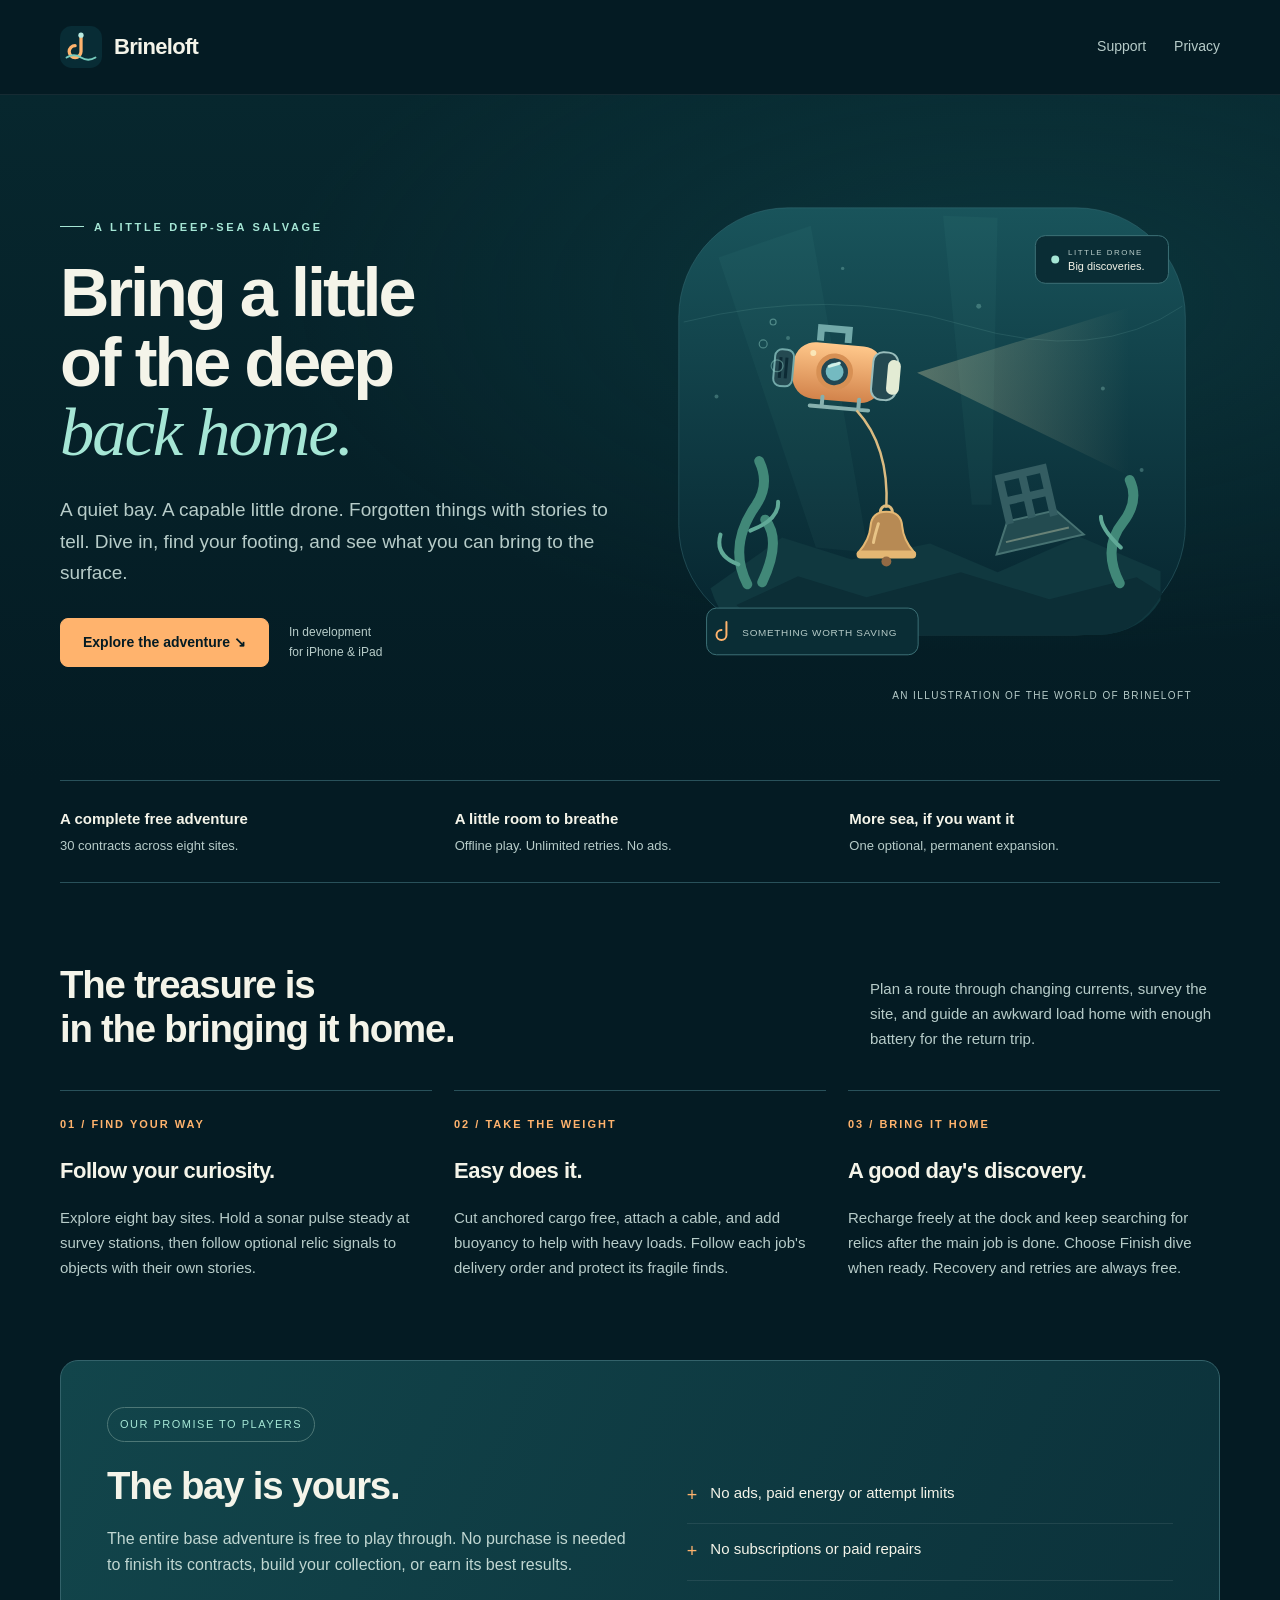
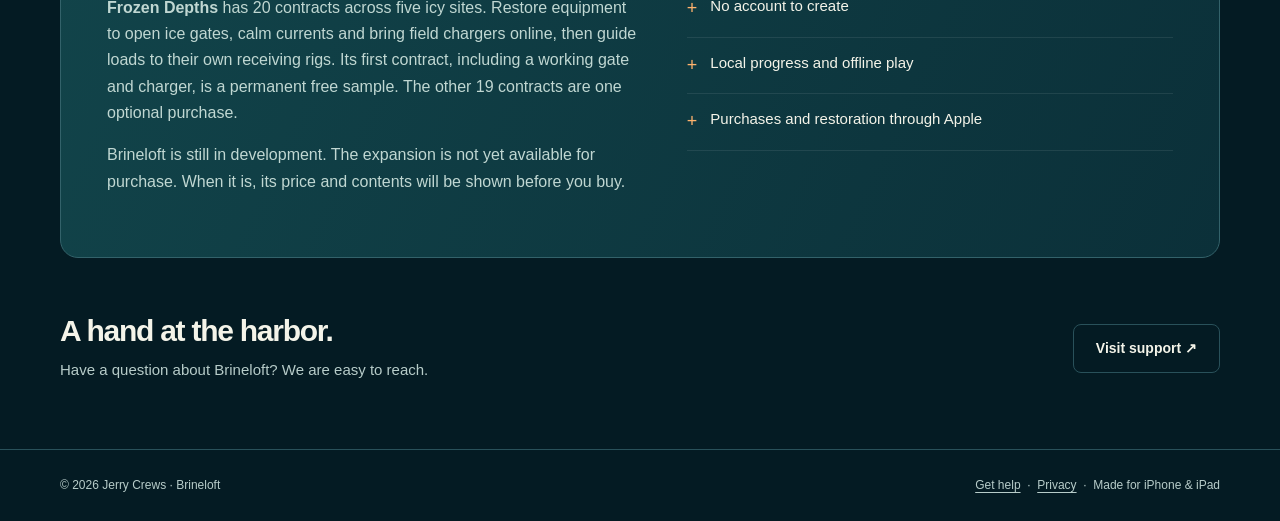
<file: index.html>
<!doctype html>
<html lang="en"><head><meta charset="utf-8"><meta name="viewport" content="width=device-width, initial-scale=1"><meta name="color-scheme" content="dark"><meta name="theme-color" content="#041b23"><meta name="description" content="A little drone. A deep blue world. Brineloft is an underwater salvage adventure in development for iPhone and iPad. A complete free bay, with an optional expansion."><title>Brineloft — A little deep-sea salvage</title><link rel="icon" href="assets/mark.svg" type="image/svg+xml"><link rel="stylesheet" href="assets/style.css"></head><body><a class="skip" href="#main">Skip to content</a><header><div class="wrap"><nav aria-label="Main navigation"><a class="brand" href="index.html"><img src="assets/mark.svg" alt="" width="42" height="42">Brineloft</a><div class="navlinks"><a href="support.html">Support</a><a href="privacy.html">Privacy</a></div></nav></div></header><main id="main"><section class="hero"><div class="wrap hero-grid"><div class="hero-copy"><p class="eyebrow">A little deep-sea salvage</p><h1>Bring a little<br>of the deep<br><em>back home.</em></h1><p class="lead">A quiet bay. A capable little drone. Forgotten things with stories to tell. Dive in, find your footing, and see what you can bring to the surface.</p><div class="actions"><a class="button" href="#adventure">Explore the adventure <span aria-hidden="true">&nbsp;↘</span></a><span class="availability">In development<br>for iPhone &amp; iPad</span></div></div><figure class="hero-art"><svg viewBox="0 0 580 510" role="img" aria-labelledby="dive-title dive-desc" xmlns="http://www.w3.org/2000/svg"><title id="dive-title">A little salvage drone exploring a quiet seabed</title><desc id="dive-desc">An amber drone shines its light through teal water. Its cable is attached to a forgotten brass bell among kelp and rocks.</desc><defs><linearGradient id="water" x2="0" y2="1"><stop stop-color="#19545b"/><stop offset="1" stop-color="#06242e"/></linearGradient><linearGradient id="beam"><stop stop-color="#f8e6b2" stop-opacity=".3"/><stop offset="1" stop-color="#f8e6b2" stop-opacity="0"/></linearGradient><linearGradient id="drone" x2="0" y2="1"><stop stop-color="#ffc88b"/><stop offset="1" stop-color="#d2834b"/></linearGradient><radialGradient id="halo"><stop stop-color="#86ccbe" stop-opacity=".14"/><stop offset="1" stop-color="#86ccbe" stop-opacity="0"/></radialGradient></defs><circle cx="300" cy="240" r="220" fill="url(#halo)"/><rect x="35" y="27" width="510" height="430" rx="110" fill="url(#water)" stroke="#3c737b" stroke-opacity=".45"/><path d="M40 142Q188 105 322 145T542 126" fill="none" stroke="#86c3ba" stroke-opacity=".15"/><path d="M75 77L173 369L226 374L168 45M301 35L330 326L350 326L356 37" fill="#8ad5c5" opacity=".04"/><g fill="#87c4bb" opacity=".35"><circle cx="145" cy="158" r="2"/><circle cx="337" cy="126" r="2.5"/><circle cx="462" cy="209" r="2"/><circle cx="413" cy="81" r="1.8"/><circle cx="113" cy="281" r="1.7"/><circle cx="371" cy="349" r="2"/><circle cx="200" cy="88" r="1.7"/><circle cx="501" cy="291" r="2"/><circle cx="73" cy="217" r="2"/></g><path d="M67 410L139 359L209 381L288 365L356 394L438 358L520 393V422Q500 455 458 457H123Q81 456 67 410" fill="#10383f"/><path d="M93 427L155 398L224 419L319 394L408 421L496 399L522 415Q498 457 457 457H129Z" fill="#0c2e36"/><g stroke="#418878" stroke-width="10" fill="none" stroke-linecap="round"><path d="M104 406Q84 367 113 326Q127 305 116 282"/><path d="M119 404Q139 362 122 341"/><path d="M479 405Q461 370 482 344Q499 322 489 301"/></g><g stroke="#60a997" stroke-width="4" fill="none" stroke-linecap="round"><path d="M95 386Q71 377 77 356M107 352Q136 341 135 323M480 369Q460 350 460 338"/></g><g transform="translate(355 376) rotate(-13)"><path d="M0 0L90 0L68-30L18-30Z" fill="#234b50" stroke="#477272" stroke-width="2"/><path d="M20-27V-74H65V-25M20-50H65M43-74V-28" fill="none" stroke="#345d62" stroke-width="8"/><path d="M12-10H77" stroke="#688277" stroke-width="2"/></g><path d="M275 193L489 127L489 297Z" fill="url(#beam)"/><g transform="translate(214 192) rotate(5)"><rect x="-64" y="-26" width="91" height="57" rx="22" fill="url(#drone)"/><path d="M-39-28V-41H-11V-28" fill="none" stroke="#72a9a9" stroke-width="7"/><rect x="16" y="-22" width="25" height="48" rx="10" fill="#244951" stroke="#99bdbc" stroke-width="2"/><rect x="31" y="-15" width="13" height="35" rx="6" fill="#e3ebd4"/><circle cx="-22" cy="2" r="16" fill="#214753" stroke="#d79054" stroke-width="5"/><circle cx="-22" cy="2" r="9" fill="#74bac1"/><path d="M-28-3L-18-7" stroke="#d2f0e8" stroke-width="3" stroke-linecap="round"/><rect x="-83" y="-16" width="19" height="37" rx="7" fill="#244951" stroke="#72a9a9" stroke-width="2"/><path d="M-77-8V13M-71-8V13" stroke="#0d2b35" stroke-width="3"/><path d="M-44 38H15M-32 28V38M5 28V38" fill="none" stroke="#86b0ae" stroke-width="4" stroke-linecap="round"/><circle cx="-45" cy="-15" r="3" fill="#fae6b7"/></g><path d="M214 231Q247 267 244 329" fill="none" stroke="#dbbb81" stroke-width="2.5"/><circle cx="244" cy="333" r="6" fill="none" stroke="#ddbb7e" stroke-width="3"/><g transform="translate(244 365)"><path d="M-28 9Q-17-4-16-17Q-15-32 0-32Q15-32 16-17Q17-4 28 9Z" fill="#b78a54" stroke="#e4b773" stroke-width="2"/><rect x="-30" y="7" width="60" height="8" rx="4" fill="#e4b773"/><path d="M-8-20Q-12-7-13-1" stroke="#e8c486" stroke-width="3" fill="none" stroke-linecap="round"/><circle cy="18" r="5" fill="#936a44"/></g><g fill="none" stroke="#93d2c8" stroke-width="1.2" opacity=".45"><circle cx="134" cy="186" r="6"/><circle cx="120" cy="164" r="4"/><circle cx="130" cy="142" r="3"/></g><g transform="translate(394 55)"><rect width="134" height="48" rx="10" fill="#0a2d35" stroke="#3d7076"/><circle cx="20" cy="24" r="4" fill="#a5e6d5"/><text x="33" y="20" fill="#b7ccc9" font-size="8" font-family="sans-serif" letter-spacing="1.5">LITTLE DRONE</text><text x="33" y="35" fill="#f4f4e9" font-size="11" font-family="sans-serif">Big discoveries.</text></g><g transform="translate(63 430)"><rect width="213" height="47" rx="10" fill="#0a2d35" stroke="#3d7076"/><path d="M20 14V27a5 5 0 1 1-5-5" fill="none" stroke="#ffb36d" stroke-width="2" stroke-linecap="round"/><text x="36" y="28" fill="#b7ccc9" font-size="10" font-family="sans-serif" letter-spacing=".7">SOMETHING WORTH SAVING</text></g></svg><figcaption class="art-caption">An illustration of the world of Brineloft</figcaption></figure></div></section><div class="wrap"><div class="promise-row" aria-label="The Brineloft promise"><span><strong>A complete free adventure</strong>30 contracts across eight sites.</span><span><strong>A little room to breathe</strong>Offline play. Unlimited retries. No ads.</span><span><strong>More sea, if you want it</strong>One optional, permanent expansion.</span></div><section class="section" id="adventure"><div class="section-heading"><h2>The treasure is<br>in the bringing it home.</h2><p>Plan a route through changing currents, survey the site, and guide an awkward load home with enough battery for the return trip.</p></div><div class="cards"><article class="card"><p class="number">01 / FIND YOUR WAY</p><h3>Follow your curiosity.</h3><p>Explore eight bay sites. Hold a sonar pulse steady at survey stations, then follow optional relic signals to objects with their own stories.</p></article><article class="card"><p class="number">02 / TAKE THE WEIGHT</p><h3>Easy does it.</h3><p>Cut anchored cargo free, attach a cable, and add buoyancy to help with heavy loads. Follow each job's delivery order and protect its fragile finds.</p></article><article class="card"><p class="number">03 / BRING IT HOME</p><h3>A good day's discovery.</h3><p>Recharge freely at the dock and keep searching for relics after the main job is done. Choose Finish dive when ready. Recovery and retries are always free.</p></article></div></section><section class="callout" aria-labelledby="free-title"><div><span class="tag">Our promise to players</span><h2 id="free-title">The bay is yours.</h2><p>The entire base adventure is free to play through. No purchase is needed to finish its contracts, build your collection, or earn its best results.</p><p><strong>Frozen Depths</strong> has 20 contracts across five icy sites. Restore equipment to open ice gates, calm currents and bring field chargers online, then guide loads to their own receiving rigs. Its first contract, including a working gate and charger, is a permanent free sample. The other 19 contracts are one optional purchase.</p><p class="small">Brineloft is still in development. The expansion is not yet available for purchase. When it is, its price and contents will be shown before you buy.</p></div><ul class="promise-list"><li>No ads, paid energy or attempt limits</li><li>No subscriptions or paid repairs</li><li>No account to create</li><li>Local progress and offline play</li><li>Purchases and restoration through Apple</li></ul></section><section class="closing"><div><h2>A hand at the harbor.</h2><p>Have a question about Brineloft? We are easy to reach.</p></div><a class="button secondary" href="support.html">Visit support <span aria-hidden="true">&nbsp;↗</span></a></section></div></main><footer><div class="wrap footer-row"><span>© 2026 Jerry Crews · Brineloft</span><span><a href="support.html">Get help</a> &nbsp;·&nbsp; <a href="privacy.html">Privacy</a> &nbsp;·&nbsp; Made for iPhone &amp; iPad</span></div></footer></body></html>
</file>
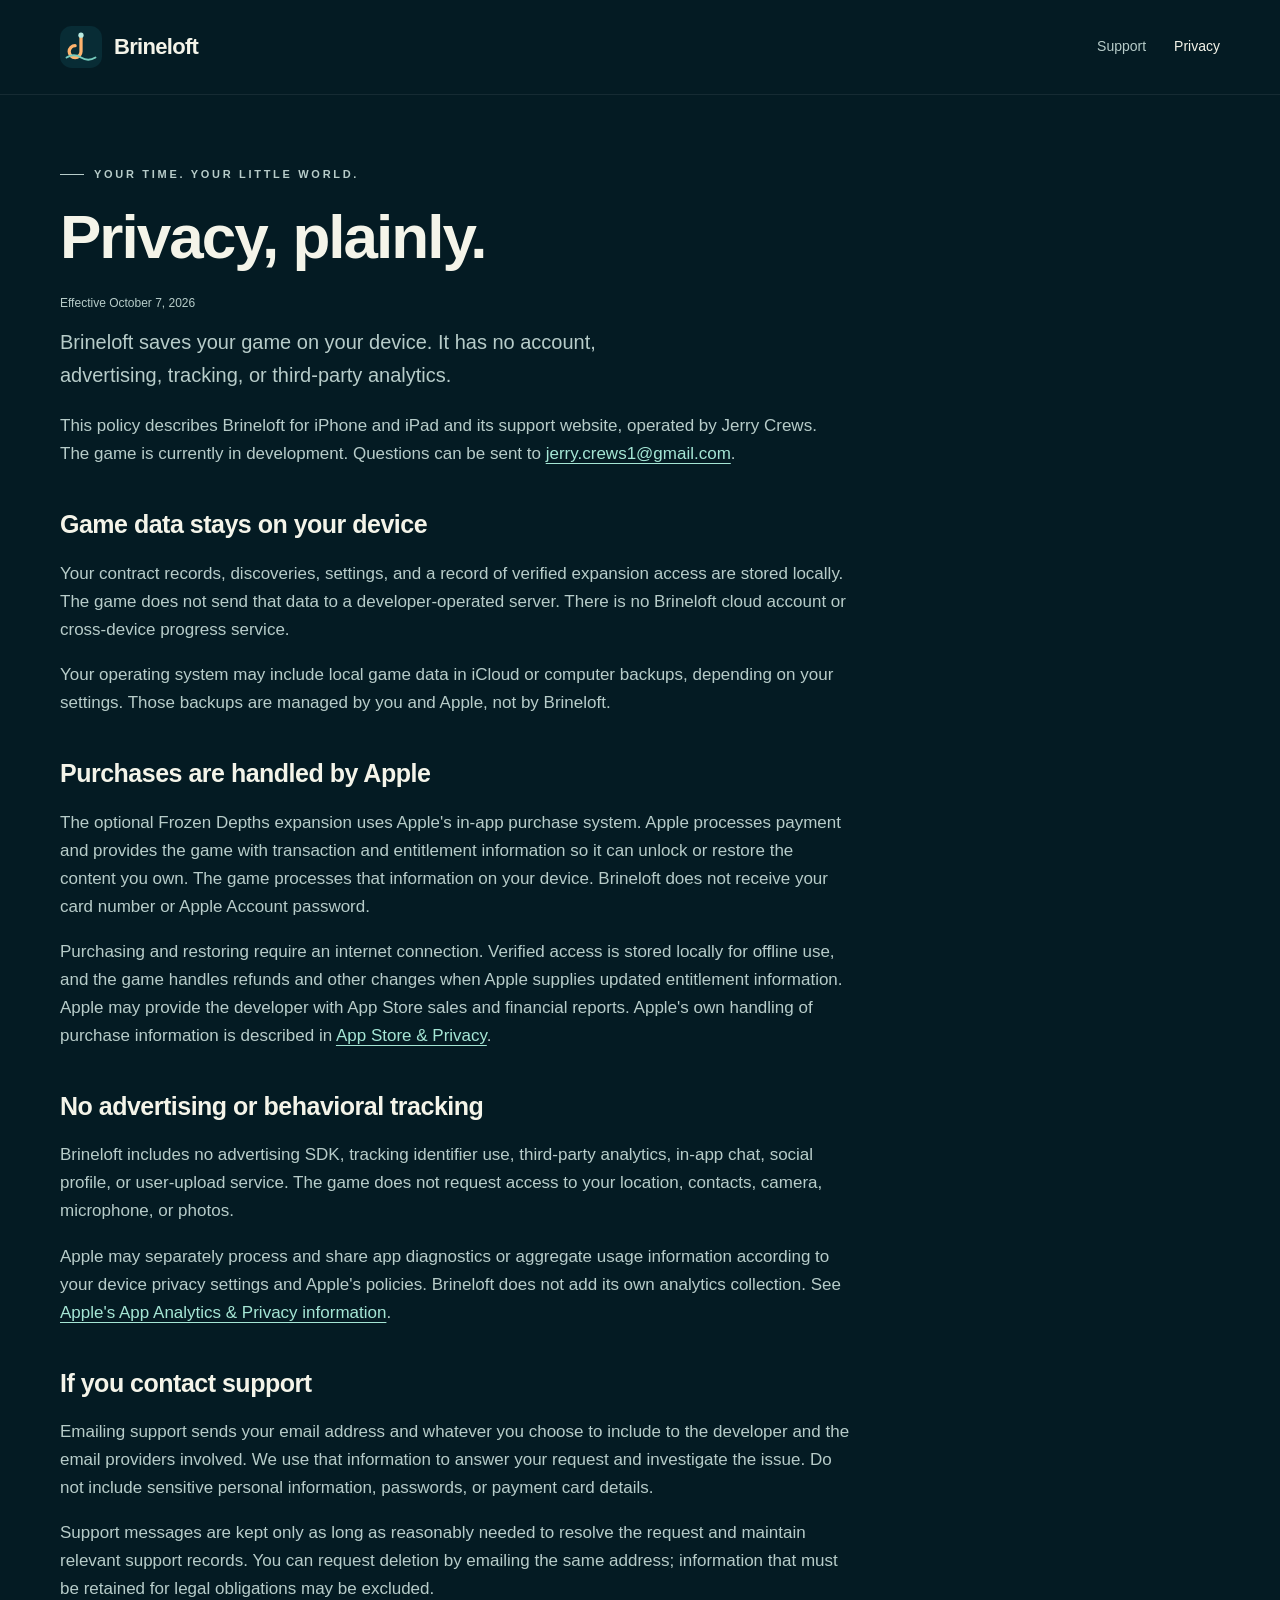
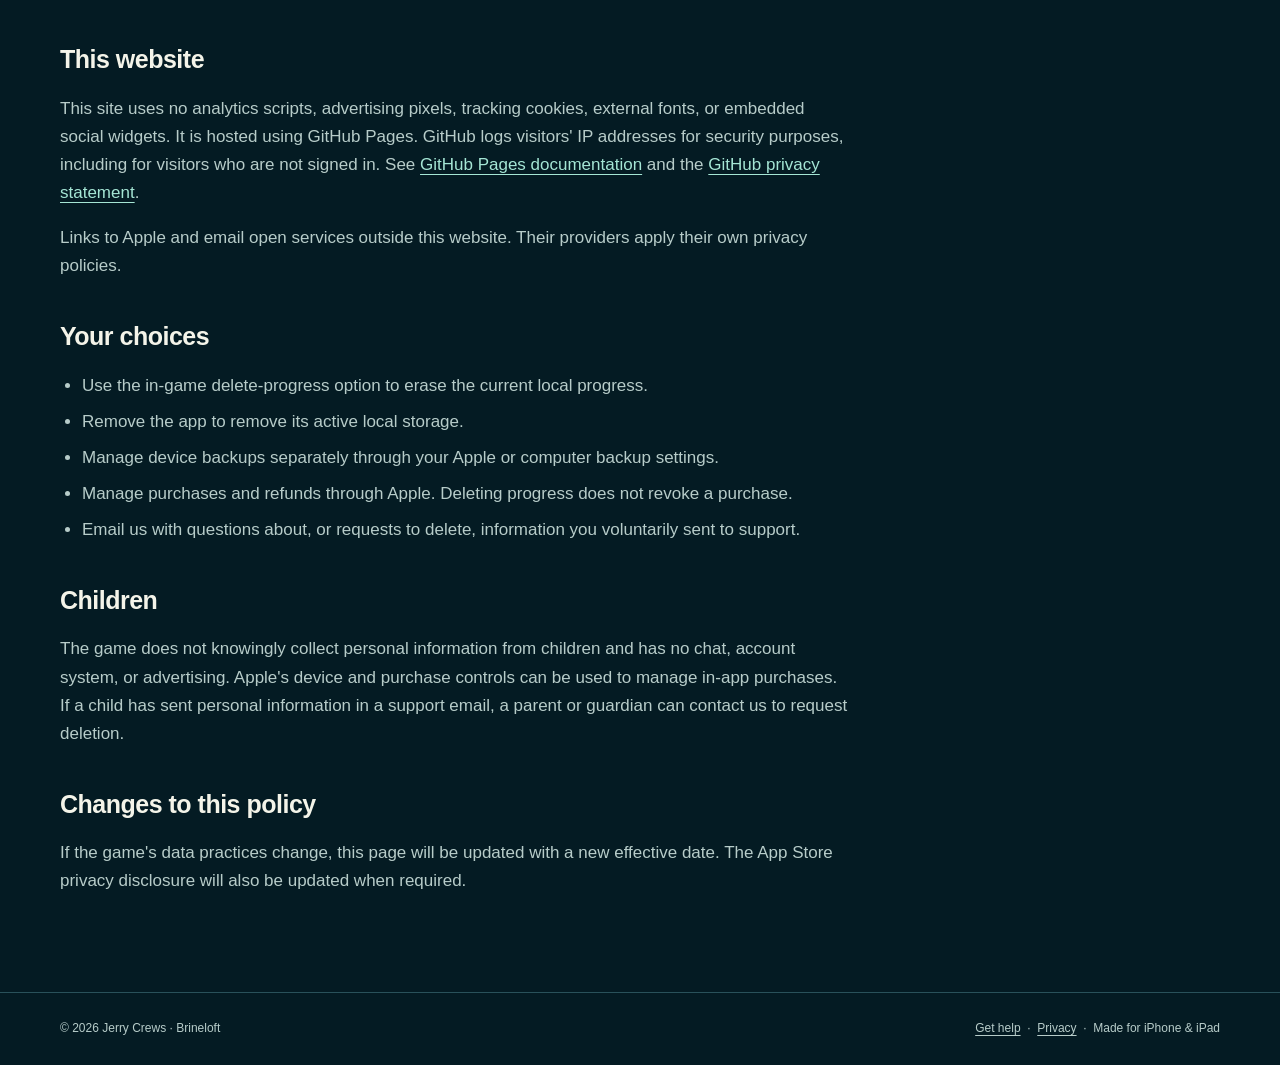
<file: privacy.html>
<!doctype html>
<html lang="en"><head><meta charset="utf-8"><meta name="viewport" content="width=device-width, initial-scale=1"><meta name="color-scheme" content="dark"><meta name="theme-color" content="#041b23"><meta name="description" content="How Brineloft handles local game progress, Apple purchases, support messages, and visits to this website."><title>Brineloft Privacy</title><link rel="icon" href="assets/mark.svg" type="image/svg+xml"><link rel="stylesheet" href="assets/style.css"></head><body><a class="skip" href="#main">Skip to content</a><header><div class="wrap"><nav aria-label="Main navigation"><a class="brand" href="index.html"><img src="assets/mark.svg" alt="" width="42" height="42">Brineloft</a><div class="navlinks"><a href="support.html">Support</a><a href="privacy.html" aria-current="page">Privacy</a></div></nav></div></header><main id="main" class="wrap"><article class="document"><p class="eyebrow">Your time. Your little world.</p><h1>Privacy, plainly.</h1><p class="updated">Effective October 7, 2026</p><p class="lead">Brineloft saves your game on your device. It has no account, advertising, tracking, or third-party analytics.</p><p>This policy describes Brineloft for iPhone and iPad and its support website, operated by Jerry Crews. The game is currently in development. Questions can be sent to <a href="mailto:jerry.crews1@gmail.com?subject=Brineloft%20privacy">jerry.crews1@gmail.com</a>.</p><h2>Game data stays on your device</h2><p>Your contract records, discoveries, settings, and a record of verified expansion access are stored locally. The game does not send that data to a developer-operated server. There is no Brineloft cloud account or cross-device progress service.</p><p>Your operating system may include local game data in iCloud or computer backups, depending on your settings. Those backups are managed by you and Apple, not by Brineloft.</p><h2>Purchases are handled by Apple</h2><p>The optional Frozen Depths expansion uses Apple's in-app purchase system. Apple processes payment and provides the game with transaction and entitlement information so it can unlock or restore the content you own. The game processes that information on your device. Brineloft does not receive your card number or Apple Account password.</p><p>Purchasing and restoring require an internet connection. Verified access is stored locally for offline use, and the game handles refunds and other changes when Apple supplies updated entitlement information. Apple may provide the developer with App Store sales and financial reports. Apple's own handling of purchase information is described in <a href="https://www.apple.com/legal/privacy/data/en/app-store/">App Store &amp; Privacy</a>.</p><h2>No advertising or behavioral tracking</h2><p>Brineloft includes no advertising SDK, tracking identifier use, third-party analytics, in-app chat, social profile, or user-upload service. The game does not request access to your location, contacts, camera, microphone, or photos.</p><p>Apple may separately process and share app diagnostics or aggregate usage information according to your device privacy settings and Apple's policies. Brineloft does not add its own analytics collection. See <a href="https://www.apple.com/legal/privacy/data/en/app-analytics/">Apple's App Analytics &amp; Privacy information</a>.</p><h2>If you contact support</h2><p>Emailing support sends your email address and whatever you choose to include to the developer and the email providers involved. We use that information to answer your request and investigate the issue. Do not include sensitive personal information, passwords, or payment card details.</p><p>Support messages are kept only as long as reasonably needed to resolve the request and maintain relevant support records. You can request deletion by emailing the same address; information that must be retained for legal obligations may be excluded.</p><h2>This website</h2><p>This site uses no analytics scripts, advertising pixels, tracking cookies, external fonts, or embedded social widgets. It is hosted using GitHub Pages. GitHub logs visitors' IP addresses for security purposes, including for visitors who are not signed in. See <a href="https://docs.github.com/en/pages/getting-started-with-github-pages/what-is-github-pages">GitHub Pages documentation</a> and the <a href="https://docs.github.com/en/site-policy/privacy-policies/github-general-privacy-statement">GitHub privacy statement</a>.</p><p>Links to Apple and email open services outside this website. Their providers apply their own privacy policies.</p><h2>Your choices</h2><ul><li>Use the in-game delete-progress option to erase the current local progress.</li><li>Remove the app to remove its active local storage.</li><li>Manage device backups separately through your Apple or computer backup settings.</li><li>Manage purchases and refunds through Apple. Deleting progress does not revoke a purchase.</li><li>Email us with questions about, or requests to delete, information you voluntarily sent to support.</li></ul><h2>Children</h2><p>The game does not knowingly collect personal information from children and has no chat, account system, or advertising. Apple's device and purchase controls can be used to manage in-app purchases. If a child has sent personal information in a support email, a parent or guardian can contact us to request deletion.</p><h2>Changes to this policy</h2><p>If the game's data practices change, this page will be updated with a new effective date. The App Store privacy disclosure will also be updated when required.</p></article></main><footer><div class="wrap footer-row"><span>© 2026 Jerry Crews · Brineloft</span><span><a href="support.html">Get help</a> &nbsp;·&nbsp; <a href="privacy.html">Privacy</a> &nbsp;·&nbsp; Made for iPhone &amp; iPad</span></div></footer></body></html>
</file>
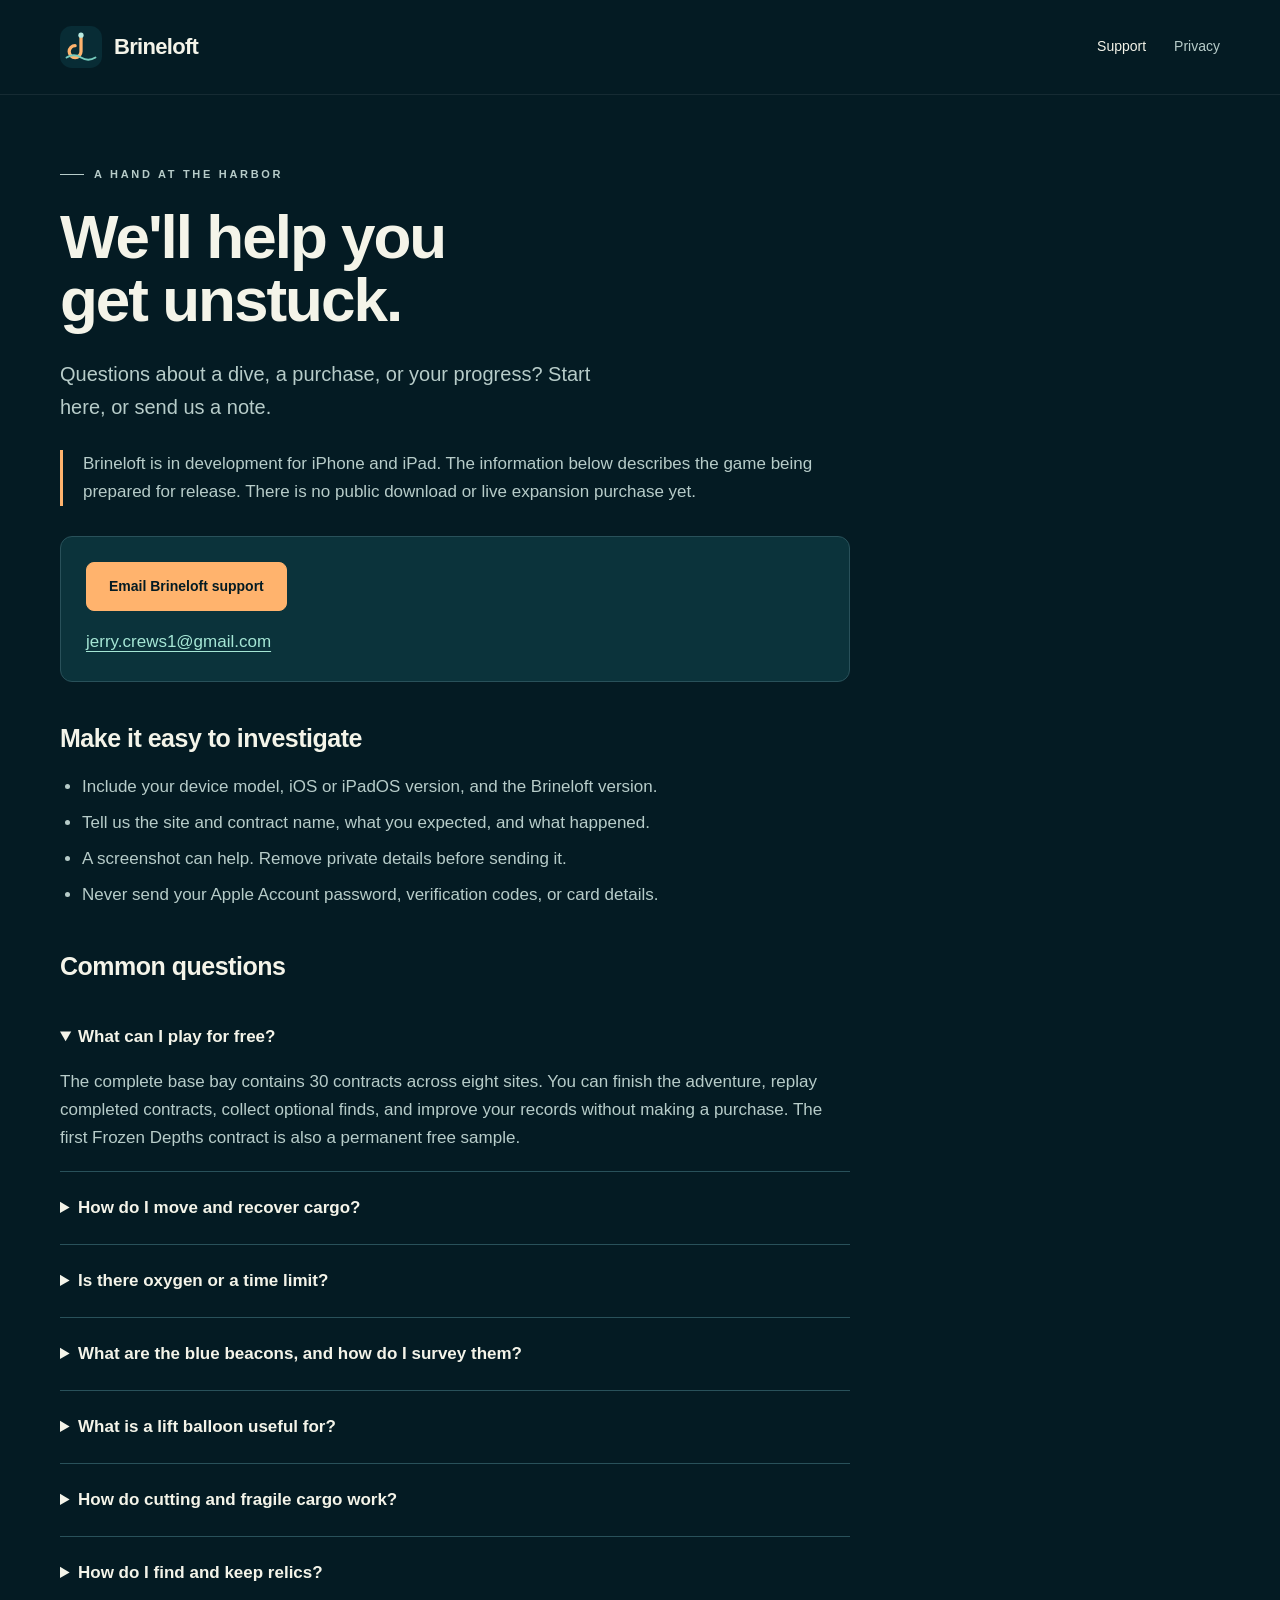
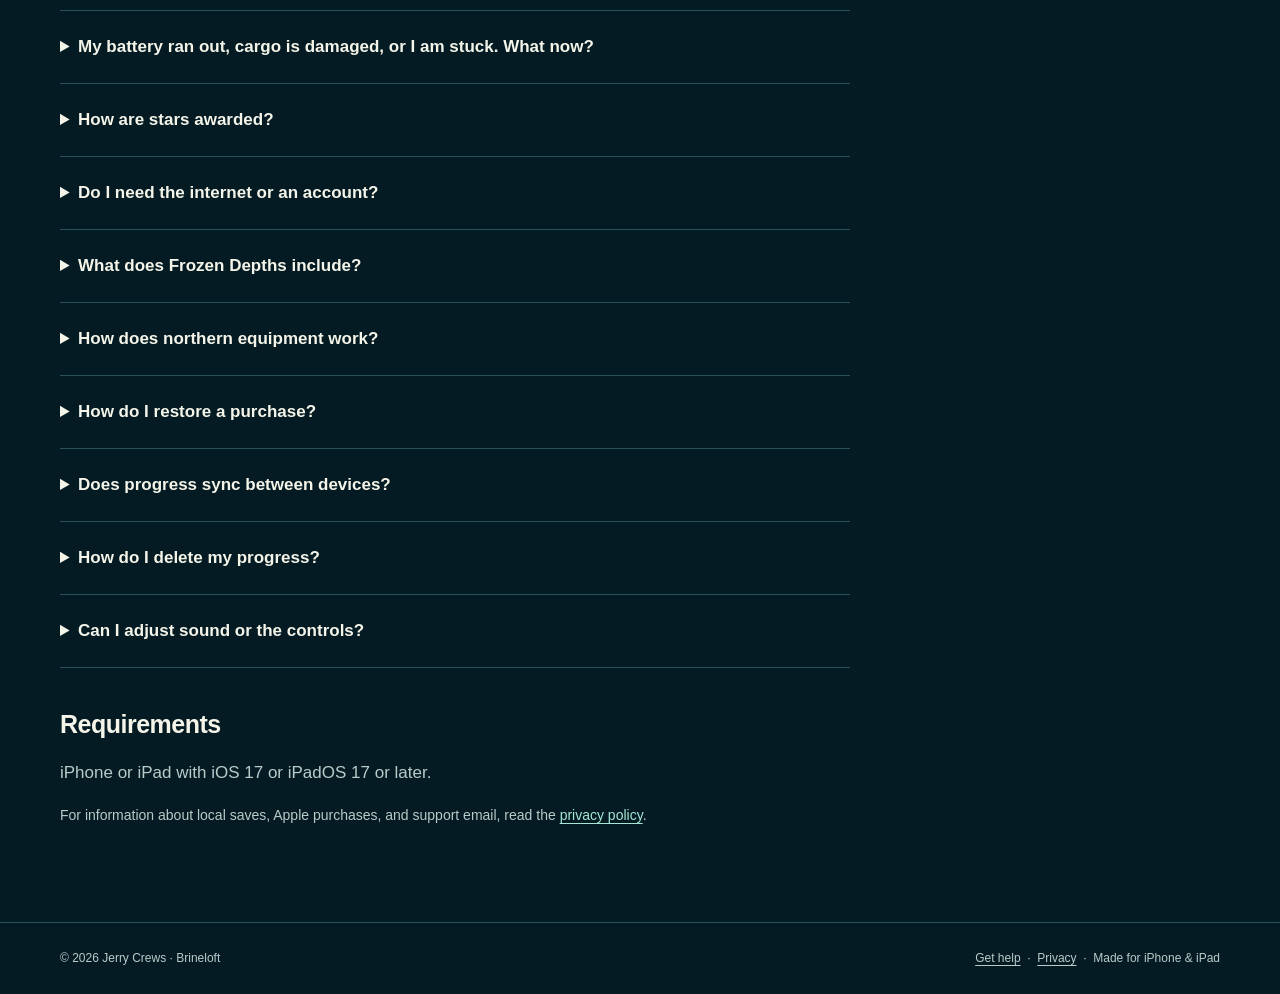
<file: support.html>
<!doctype html>
<html lang="en"><head><meta charset="utf-8"><meta name="viewport" content="width=device-width, initial-scale=1"><meta name="color-scheme" content="dark"><meta name="theme-color" content="#041b23"><meta name="description" content="Help with Brineloft controls, local progress, the free adventure, Frozen Depths, and restoring purchases."><title>Brineloft Support</title><link rel="icon" href="assets/mark.svg" type="image/svg+xml"><link rel="stylesheet" href="assets/style.css"></head><body><a class="skip" href="#main">Skip to content</a><header><div class="wrap"><nav aria-label="Main navigation"><a class="brand" href="index.html"><img src="assets/mark.svg" alt="" width="42" height="42">Brineloft</a><div class="navlinks"><a href="support.html" aria-current="page">Support</a><a href="privacy.html">Privacy</a></div></nav></div></header><main id="main" class="wrap"><article class="document"><p class="eyebrow">A hand at the harbor</p><h1>We'll help you<br>get unstuck.</h1><p class="lead">Questions about a dive, a purchase, or your progress? Start here, or send us a note.</p><p class="notice">Brineloft is in development for iPhone and iPad. The information below describes the game being prepared for release. There is no public download or live expansion purchase yet.</p><div class="contact"><p><a class="button" href="mailto:jerry.crews1@gmail.com?subject=Brineloft%20support">Email Brineloft support</a></p><p class="email"><a href="mailto:jerry.crews1@gmail.com">jerry.crews1@gmail.com</a></p></div><h2>Make it easy to investigate</h2><ul><li>Include your device model, iOS or iPadOS version, and the Brineloft version.</li><li>Tell us the site and contract name, what you expected, and what happened.</li><li>A screenshot can help. Remove private details before sending it.</li><li>Never send your Apple Account password, verification codes, or card details.</li></ul><h2>Common questions</h2><details open><summary>What can I play for free?</summary><p>The complete base bay contains 30 contracts across eight sites. You can finish the adventure, replay completed contracts, collect optional finds, and improve your records without making a purchase. The first Frozen Depths contract is also a permanent free sample.</p></details><details><summary>How do I move and recover cargo?</summary><p>Use the movement control to steer your drone. Move close to cargo and use the cable control to attach or release it. Anchored cargo must be cut free while you hold steady nearby. Deliver cargo in the stated order and condition. The dock accepts it even if you have surveys left, and even when the cable is released and your drone is elsewhere. Both required cargo and surveys must be completed before you choose Finish dive. You can keep searching for relics; recovering every object with all surveys complete finishes automatically.</p></details><details><summary>Is there oxygen or a time limit?</summary><p>You pilot a robot, so it has a battery rather than an oxygen tank. Thrust, heavy loads, sonar and cutting use charge. Hold still inside the mint recovery zone to recharge; a full refill takes about seven seconds. Dock refills are free and unlimited. The target time is an optional star goal, separate from the battery. Pausing stops battery use.</p></details><details><summary>What are the blue beacons, and how do I survey them?</summary><p>Blue beacons are fixed survey stations, not cargo to tow. Move your drone inside a beacon's ring, tap Survey to send a sonar pulse, and release steering until the progress fills. Survey each required beacon to complete that part of the contract. You may deliver cargo first or survey first; unfinished surveys do not block the dock from accepting a valid load.</p></details><details><summary>What is a lift balloon useful for?</summary><p>A balloon eases a heavy hooked tow and reduces its power use. It can also lift cargo while your drone does another job. Move the load below the dock with a clear path above, inflate a balloon and release the cable. The cargo rises without you staying beside it, so you can survey a beacon or retrieve another load. Watch for current drift: a balloon does not steer around obstacles or toward the dock.</p><p>Need to lower cargo or pass under a beam? Hook the inflated load and choose Vent balloon. This removes the lift and returns the reusable bag to your supply. You can inflate it again for free.</p></details><details><summary>How do cutting and fragile cargo work?</summary><p>Stay close and steady while using Cut free on an anchored load. Some contracts require cargo deliveries in a specific order. Fragile loads must arrive above the condition threshold stated in the briefing; slow down before turns and leave room for the swinging cable.</p></details><details><summary>How do I find and keep relics?</summary><p>Each of the first six bay contracts has an optional relic. Explore different parts of the site and pulse sonar to reveal nearby mint RELIC markers. Tow the relic to the recovery zone, then finish the contract to save its individual story in your collection. You can keep looking after the required cargo is recovered and choose Finish dive when ready.</p></details><details><summary>My battery ran out, cargo is damaged, or I am stuck. What now?</summary><p>Use Recovery or restart the contract. Recovery repairs remaining cargo, recharges the drone, and returns the drone and undelivered loads to their starting positions. Delivered cargo, completed survey work and elapsed time stay. Recovery and retries are free and unlimited, with no paid energy, lives or waiting period before another attempt. Recovery completions receive one star; replay without Recovery to pursue a better record. Gentle controls do not limit stars.</p></details><details><summary>How are stars awarded?</summary><p>Completing a contract earns one star. Bring required cargo home with at least 80% integrity for another. The route-mastery star requires every optional relic and a finish within the contract's target time; contracts without relics use the time goal alone. Relics are still optional for finishing the story and unlocking the next contract. Using free Recovery caps that attempt at one star. Gentle controls retain normal star eligibility. Replaying does not reduce an existing best record, including three-star results earned before an update.</p></details><details><summary>Do I need the internet or an account?</summary><p>Gameplay works offline and there is no Brineloft account. Apple's purchase and Restore Purchases flows need an internet connection. A previously verified expansion remains available offline; refunds or other entitlement changes are reconciled when Apple provides an update.</p></details><details><summary>What does Frozen Depths include?</summary><p>It contains 20 contracts across five frozen sites. The first is a permanent free sample with a working gate and field charger. The other 19 add equipment networks, current baffles, lift shafts and cargo-specific receiving rigs. The expansion is a permanent, non-consumable purchase, not a subscription. It is not yet available for sale; its live regional price will appear in the game when Apple makes the product available.</p></details><details><summary>How does northern equipment work?</summary><p>Move into a named equipment station's ring, choose Activate and hold still until progress fills. Its completion message explains what changed: a gate opens, a current is calmed or a field charger comes online. Some stations need power from another named station first. Follow that prerequisite; all equipment resets when you replay the contract.</p><p>Check the destination shown for your attached load. Northern cargo may belong at a particular rig or deck instead of the harbor boat. Cargo is accepted at its correct destination even while other station work remains. Ordinary relics still return to the harbor boat. Activated field chargers are reusable and free; a receiving rig is not automatically a charging point.</p></details><details><summary>How do I restore a purchase?</summary><p>Open the expansion screen and choose Restore Purchases. Use the same Apple Account that made the purchase and connect to the internet. Restoration unlocks eligible purchased content; it does not restore local mission progress. For a charge or refund question, visit <a href="https://reportaproblem.apple.com/">Apple's purchase support</a>.</p></details><details><summary>Does progress sync between devices?</summary><p>No. Game progress is saved on the device. Your operating system may include that data in a device backup, depending on your settings. A purchase can be restored on another device using the same Apple Account, but that does not copy your local progress.</p></details><details><summary>How do I delete my progress?</summary><p>Use the delete-progress option in the game's settings and confirm the reset. This removes the local game progress; it does not cancel or refund an Apple purchase. Removing the app also removes its active local data. Backups are managed separately in your device or computer backup settings.</p></details><details><summary>Can I adjust sound or the controls?</summary><p>Settings include independent Music and Sound &amp; ambience controls, haptics, reduced motion, and Gentle controls. The score and underwater sounds work offline and respect silent mode. Music yields to other apps playing audio. Important information is visible on screen so audio is not required. The game plays in landscape on iPhone and iPad.</p></details><h2>Requirements</h2><p>iPhone or iPad with iOS 17 or iPadOS 17 or later.</p><p class="small">For information about local saves, Apple purchases, and support email, read the <a href="privacy.html">privacy policy</a>.</p></article></main><footer><div class="wrap footer-row"><span>© 2026 Jerry Crews · Brineloft</span><span><a href="support.html">Get help</a> &nbsp;·&nbsp; <a href="privacy.html">Privacy</a> &nbsp;·&nbsp; Made for iPhone &amp; iPad</span></div></footer></body></html>
</file>
<file: assets/style.css>
@charset "UTF-8";
:root{color-scheme:dark;--ink:#f4f4e9;--muted:#b7ccc9;--sea:#07272e;--deep:#041b23;--panel:#0b333b;--line:#29515a;--mint:#a5e6d5;--coral:#ffb36d;--max:1160px;font-family:-apple-system,BlinkMacSystemFont,"Segoe UI",sans-serif}
*{box-sizing:border-box}html{scroll-behavior:smooth}body{margin:0;background:var(--deep);color:var(--ink);font-size:17px;line-height:1.65}a{color:var(--mint);text-underline-offset:.22em}a:hover{color:var(--ink)}a:focus-visible,summary:focus-visible{outline:3px solid var(--coral);outline-offset:6px;border-radius:3px}img,svg{max-width:100%;display:block}button,a,summary{-webkit-tap-highlight-color:transparent}.wrap{width:min(var(--max),calc(100% - 64px));margin-inline:auto}.skip{position:absolute;top:-100px;left:24px;background:var(--ink);color:var(--deep);padding:12px 20px;z-index:20}.skip:focus{top:12px}header{position:relative;z-index:2;border-bottom:1px solid #ffffff12}nav{min-height:94px;display:flex;align-items:center;justify-content:space-between;gap:24px}.brand{display:inline-flex;align-items:center;gap:12px;color:var(--ink);font-size:22px;font-weight:750;letter-spacing:-.7px;text-decoration:none}.brand img{width:42px;height:42px}.navlinks{display:flex;align-items:center;gap:28px}.navlinks a{font-size:14px;text-decoration:none;color:var(--muted);padding-block:12px}.navlinks a[aria-current=page]{color:var(--ink)}.hero{position:relative;overflow:hidden;background:radial-gradient(ellipse at 80% 30%,#15565b55,transparent 52%),linear-gradient(180deg,var(--sea),var(--deep));padding:86px 0 76px}.hero-grid{display:grid;grid-template-columns:1fr 1.04fr;align-items:center;gap:30px}.eyebrow{text-transform:uppercase;letter-spacing:2.7px;font-size:11px;font-weight:800;color:var(--mint);margin:0 0 22px;display:flex;align-items:center;gap:10px}.eyebrow:before{content:"";width:24px;height:1px;background:currentColor}h1,h2,h3,p{margin-top:0}h1{font-size:clamp(46px,5.35vw,74px);letter-spacing:-3px;line-height:1.02;font-weight:760;margin-bottom:26px}h1 em{font-family:Georgia,"Times New Roman",serif;font-weight:400;color:var(--mint);letter-spacing:-2px}h2{font-size:clamp(30px,3vw,44px);letter-spacing:-1.25px;line-height:1.15}h3{font-size:22px;letter-spacing:-.5px;line-height:1.25}.lead{color:var(--muted);font-size:19px;max-width:560px;line-height:1.65}.actions{display:flex;flex-wrap:wrap;align-items:center;gap:20px;margin-top:30px}.button{display:inline-flex;align-items:center;justify-content:center;min-height:48px;padding:12px 22px;border:1px solid var(--coral);border-radius:8px;background:var(--coral);color:var(--deep);text-decoration:none;font-size:14px;font-weight:750}.button:hover{color:var(--deep);background:#ffc797}.button.secondary{background:transparent;color:var(--ink);border-color:var(--line)}.button.secondary:hover{background:var(--panel)}.availability{font-size:12px;color:var(--muted)}.hero-art{position:relative;margin:0;min-width:0}.hero-art svg{width:100%;height:auto}.art-caption{font-size:10px;letter-spacing:1.4px;text-transform:uppercase;color:var(--muted);text-align:right;margin:0 28px 0 0}.promise-row{display:grid;grid-template-columns:repeat(3,1fr);gap:24px;padding:26px 0;border-top:1px solid var(--line);border-bottom:1px solid var(--line)}.promise-row span{font-size:13px;color:var(--muted)}.promise-row strong{display:block;color:var(--ink);font-size:15px;margin-bottom:3px}.section{padding:80px 0}.section-heading{display:flex;align-items:end;justify-content:space-between;gap:30px;margin-bottom:38px}.section-heading h2{max-width:550px;margin-bottom:0}.section-heading p{max-width:350px;color:var(--muted);font-size:15px;margin-bottom:0}.cards{display:grid;grid-template-columns:repeat(3,1fr);gap:22px}.card{border-top:1px solid var(--line);padding-top:24px}.card .number{font-size:11px;font-weight:700;letter-spacing:2px;color:var(--coral);margin-bottom:24px}.card p{font-size:15px;color:var(--muted);margin-bottom:0}.callout{background:linear-gradient(115deg,#12454b,#0b3039);border:1px solid #33626a;border-radius:18px;padding:46px;display:grid;grid-template-columns:1.1fr 1fr;gap:45px}.callout h2{margin-bottom:18px}.callout p{color:#c0d7d2;font-size:16px}.callout .tag{display:inline-block;font-size:11px;text-transform:uppercase;letter-spacing:1.5px;padding:7px 12px;border:1px solid #4d7776;border-radius:100px;color:var(--mint);margin-bottom:22px}.promise-list{list-style:none;margin:0;padding:0;align-self:center}.promise-list li{border-bottom:1px solid #ffffff15;padding:13px 0;font-size:15px;display:flex;gap:13px}.promise-list li:before{content:"+";font-size:18px;color:var(--coral)}.closing{display:flex;align-items:center;justify-content:space-between;gap:28px;padding:56px 0 66px}.closing h2{font-size:30px;margin:0 0 9px}.closing p{font-size:15px;color:var(--muted);margin-bottom:0}footer{border-top:1px solid var(--line);padding:26px 0;color:var(--muted);font-size:12px}.footer-row{display:flex;justify-content:space-between;gap:20px;flex-wrap:wrap}.footer-row a{color:var(--muted)}.document{max-width:790px;padding:70px 0 80px}.document h1{font-size:clamp(40px,7vw,62px);letter-spacing:-2px}.document h2{font-size:25px;letter-spacing:-.5px;margin-top:42px}.document p,.document li{color:var(--muted)}.document .lead{font-size:20px}.updated{font-size:12px}.contact{margin:30px 0;padding:25px;border:1px solid var(--line);border-radius:12px;background:var(--panel)}.contact p:last-child{margin-bottom:0}.contact .email{overflow-wrap:anywhere}.document ul{padding-left:22px}.document li{margin:8px 0}details{border-bottom:1px solid var(--line);padding:19px 0}summary{cursor:pointer;color:var(--ink);font-weight:650;padding:3px 24px 3px 0}details p{margin:14px 0 0}.small{font-size:14px}.notice{border-left:3px solid var(--coral);padding-left:20px;margin:26px 0}
@media(max-width:850px){.hero{padding:58px 0 48px}.hero-grid{grid-template-columns:1fr;gap:10px}.hero-copy{max-width:650px}.hero-art{width:min(570px,100%);margin-inline:auto}.hero-art svg{max-height:420px}.hero h1{font-size:64px}.section-heading{display:block}.section-heading p{margin-top:20px;max-width:550px}.callout{padding:32px;gap:25px}.cards{gap:26px}.closing{align-items:start}.document{padding-top:48px}}
@media(max-width:560px){.wrap{width:calc(100% - 36px)}nav{min-height:78px;gap:12px}.brand{font-size:20px;gap:7px}.brand img{width:34px;height:34px}.navlinks{gap:16px}.navlinks a{font-size:13px}.hero{padding-top:42px}.hero h1{font-size:49px;letter-spacing:-2px}.lead{font-size:17px}.eyebrow{font-size:10px;letter-spacing:2px}.hero-art{margin-top:14px}.promise-row{grid-template-columns:1fr;gap:17px}.promise-row span{display:block}.cards{grid-template-columns:1fr;gap:34px}.card .number{margin-bottom:14px}.section{padding:54px 0}.section-heading{margin-bottom:30px}.callout{grid-template-columns:1fr;padding:26px;gap:15px}.closing{display:block;padding:38px 0 50px}.closing .button{margin-top:22px}.document h1{font-size:42px}.document .lead{font-size:18px}.contact{padding:20px}.footer-row{display:block}.footer-row span{display:block;margin:7px 0}.actions{gap:16px}.art-caption{text-align:center;margin:0}}
@media(prefers-reduced-motion:reduce){html{scroll-behavior:auto}}
</file>
